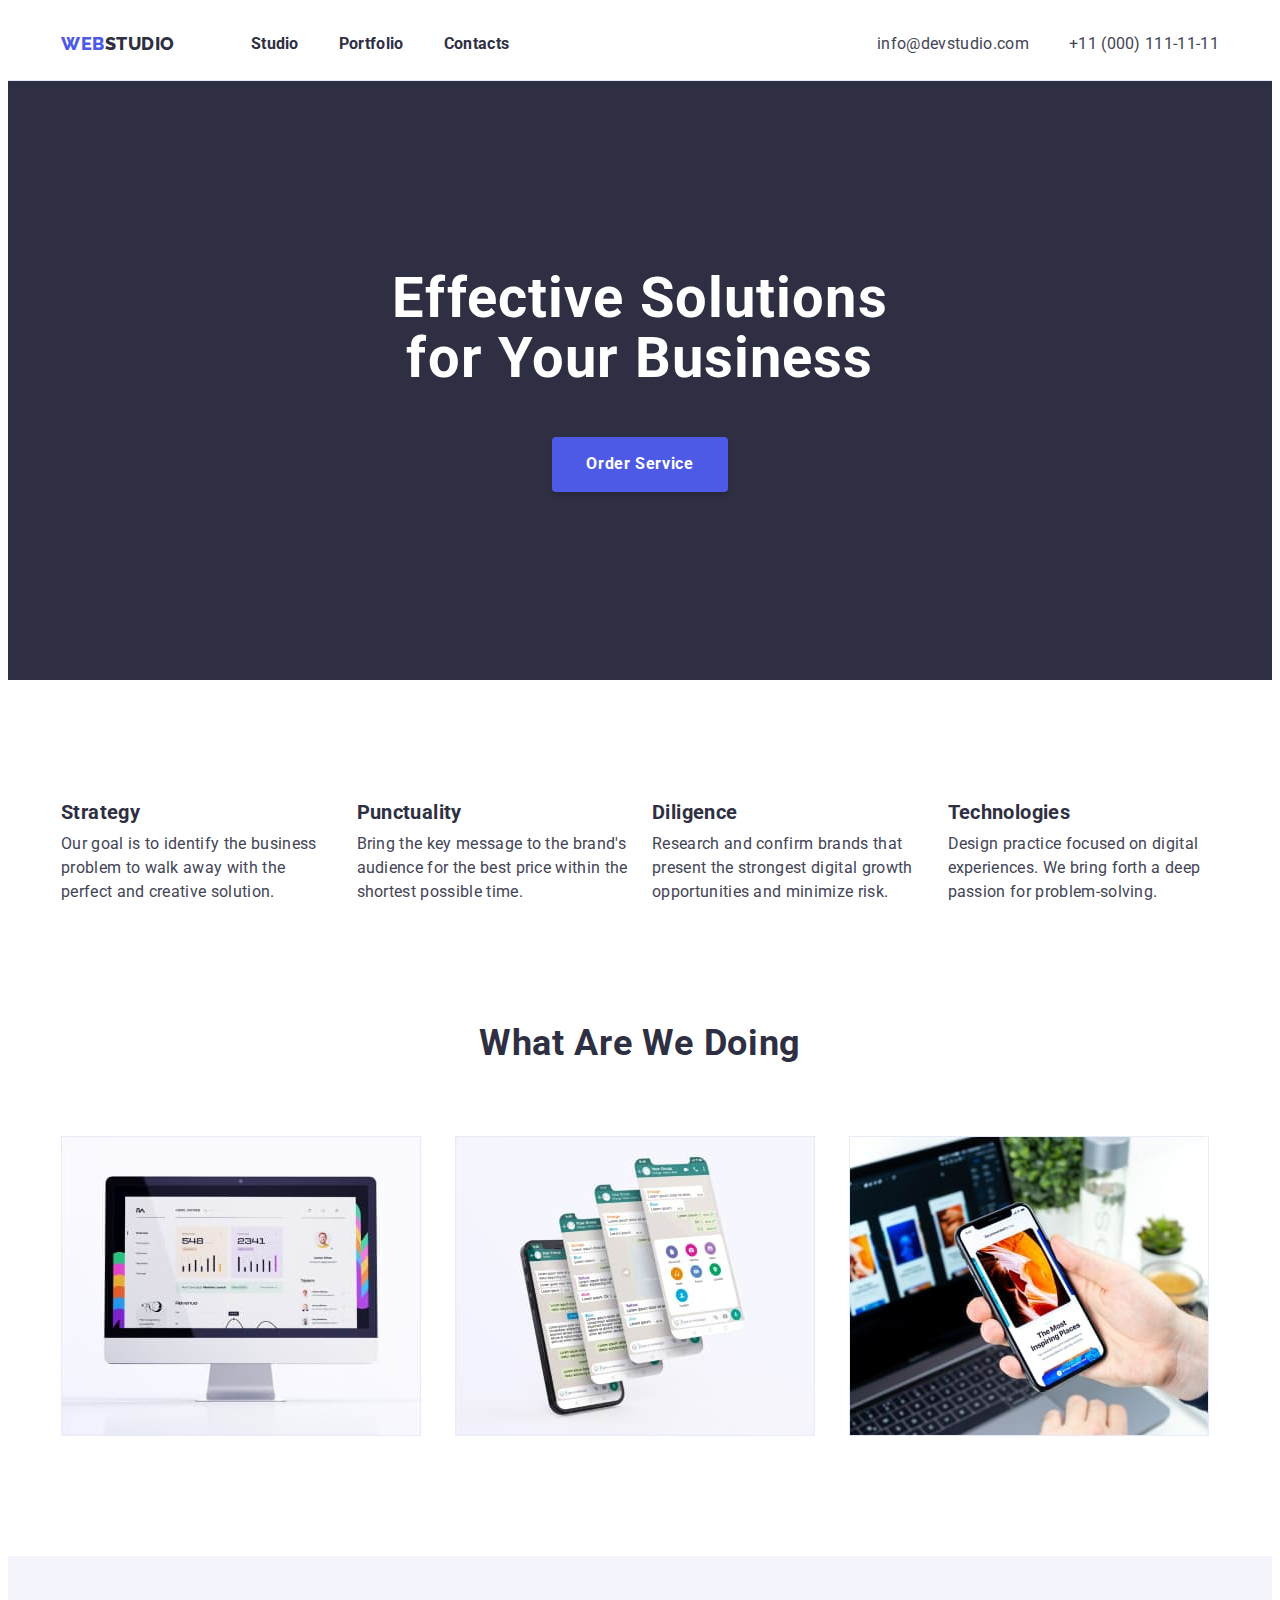
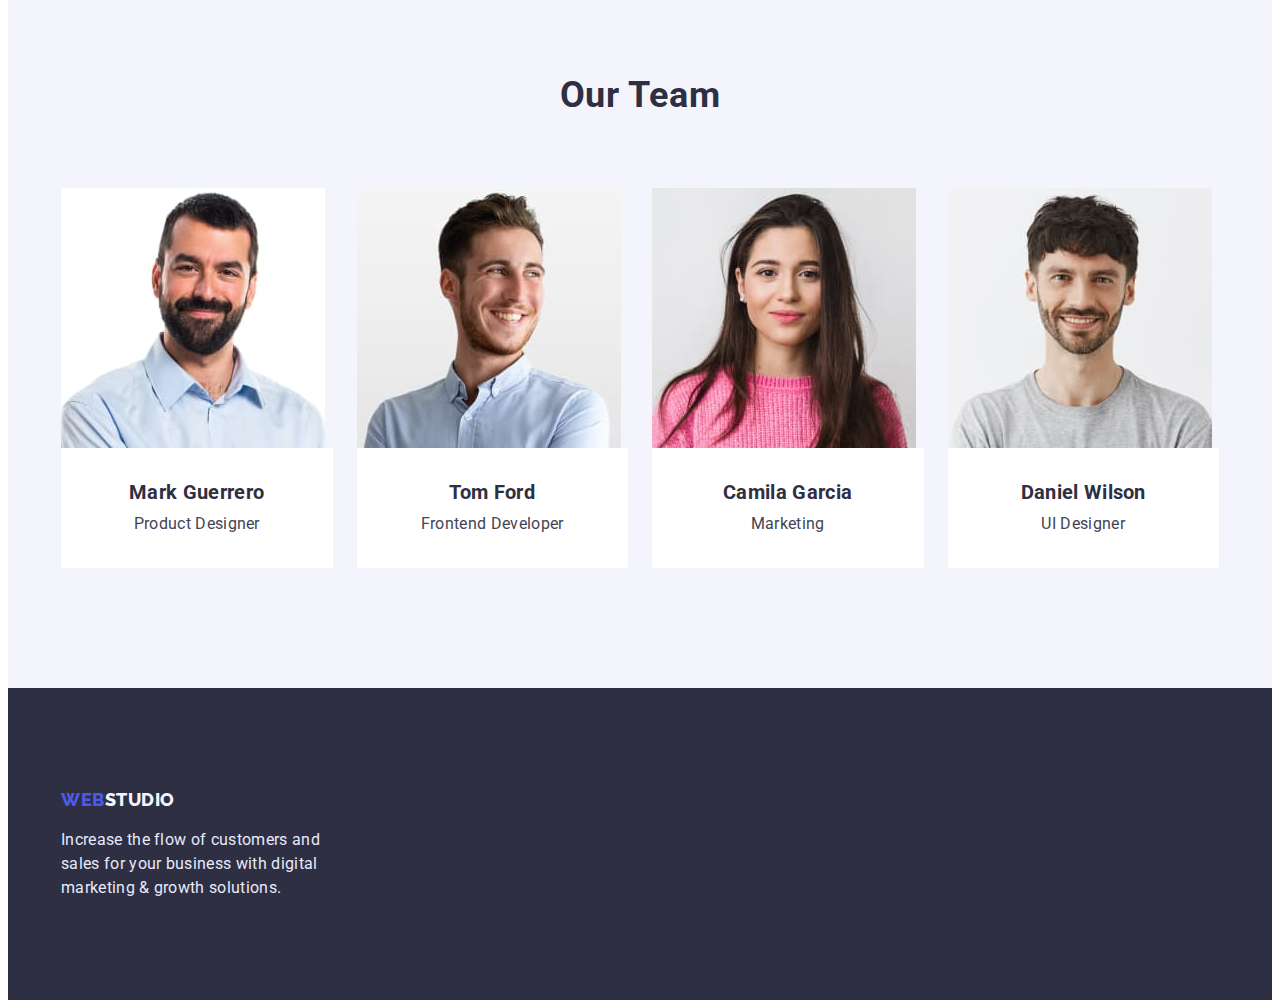
<file: index.html>
<!DOCTYPE html>
<html lang="en">
  <head>
    <meta charset="UTF-8" />
    <meta http-equiv="X-UA-Compatible" content="IE=edge" />
    <meta name="viewport" content="width=device-width, initial-scale=1.0" />
    <title>Studio</title>
    <link
      rel="stylesheet"
      href="https://cdnjs.cloudflare.com/ajax/libs/modern-normalize/1.1.0/modern-normalize.min.css"
      integrity="sha512-wpPYUAdjBVSE4KJnH1VR1HeZfpl1ub8YT/NKx4PuQ5NmX2tKuGu6U/JRp5y+Y8XG2tV+wKQpNHVUX03MfMFn9Q=="
      crossorigin="anonymous"
      referrerpolicy="no-referrer"
    />
    <link rel="preconnect" href="https://fonts.googleapis.com" />
    <link rel="preconnect" href="https://fonts.gstatic.com" crossorigin />
    <link
      href="https://fonts.googleapis.com/css2?family=Raleway:wght@800&family=Roboto:wght@400;500;700&display=swap"
      rel="stylesheet"
    />
    <link rel="stylesheet" href="./css/styles.css" />
  </head>

  <body>
    <header class="header">
      <!-- NAVIGATION -->
      <div class="container">
        <nav class="header-navigation">
          <!-- logo -->
          <a class="logo link" href="./index.html">Web<span class="header-studio">Studio</span> </a>

          <!-- links -->
          <ul class="navigation-list">
            <li class="navigation-item">
              <a class="navigation-link link" href="./index.html">Studio</a>
            </li>

            <li class="navigation-item">
              <a class="navigation-link link" href="./portfolio.html">Portfolio</a>
            </li>

            <li class="navigation-item"><a class="navigation-link link" href="">Contacts</a></li>
          </ul>
        </nav>

        <!-- CONTACTS INFORMATION -->
        <ul class="contacts-list">
          <li class="contacts-item">
            <a class="contacts-link link" href="mailto:info@devstudio.com">info@devstudio.com</a>
          </li>

          <li class="contacts-item">
            <a class="contacts-link link" href="tel:+11(000)111-11-11">+11 (000) 111-11-11</a>
          </li>
        </ul>
      </div>
    </header>

    <main>
      <!-- SECTION 1  HERO -->
      <section class="hero">
        <h1 class="hero-title">Effective Solutions for Your Business</h1>
        <button class="hero-button" type="button">Order Service</button>
      </section>

      <!-- SECTION 2 FUNCTIONAL -->
      <section class="functional">
        <div class="container">
          <h2 class="visually-hidden">functional</h2>
          <ul class="functional-list">
            <li class="functional-item">
              <h3 class="functional-title">Strategy</h3>
              <p class="functional-text">
                Our goal is to identify the business problem to walk away with the perfect and
                creative solution.
              </p>
            </li>

            <li class="functional-item">
              <h3 class="functional-title">Punctuality</h3>
              <p class="functional-text">
                Bring the key message to the brand's audience for the best price within the shortest
                possible time.
              </p>
            </li>

            <li class="functional-item">
              <h3 class="functional-title">Diligence</h3>
              <p class="functional-text">
                Research and confirm brands that present the strongest digital growth opportunities
                and minimize risk.
              </p>
            </li>

            <li class="functional-item">
              <h3 class="functional-title">Technologies</h3>
              <p class="functional-text">
                Design practice focused on digital experiences. We bring forth a deep passion for
                problem-solving.
              </p>
            </li>
          </ul>
        </div>
      </section>

      <!-- SECTION 3 PROPOSITION-->
      <section class="proposition">
        <div class="container">
          <h2 class="proposition-title">What are we doing</h2>
          <ul class="proposition-list">
            <li class="proposition-item">
              <img src="./images/laptop.jpg" width="360" alt="laptop" />
            </li>

            <li class="proposition-item">
              <img src="./images/phone.jpg" width="360" alt="phone" />
            </li>

            <li class="proposition-item">
              <img src="./images/synhron.jpg" width="360" alt="synchronization" />
            </li>
          </ul>
        </div>
      </section>

      <!-- SECTION 4 TEAM-->
      <section class="team">
        <div class="container">
          <h2 class="team-title">Our Team</h2>
          <ul class="team-list">
            <li class="team-item">
              <img src="./images/b/beard.jpg" width="264" alt="Mark Guerrero" />

              <div class="team-wrap">
                <h3 class="team-subject">Mark Guerrero</h3>
                <p class="team-text">Product Designer</p>
              </div>
            </li>

            <li class="team-item">
              <img src="./images/b/teeth.jpg" width="264" alt="Tom Ford" />
              <div class="team-wrap">
                <h3 class="team-subject">Tom Ford</h3>
                <p class="team-text">Frontend Developer</p>
              </div>
            </li>

            <li class="team-item">
              <img src="./images/b/pretty.jpg" width="264" alt="Camila Garcia" />
              <div class="team-wrap">
                <h3 class="team-subject">Camila Garcia</h3>
                <p class="team-text">Marketing</p>
              </div>
            </li>

            <li class="team-item">
              <img src="./images/b/smile.jpg" width="264" alt="Daniel Wilson" />
              <div class="team-wrap">
                <h3 class="team-subject">Daniel Wilson</h3>
                <p class="team-text">UI Designer</p>
              </div>
            </li>
          </ul>
        </div>
      </section>
    </main>

    <footer class="footer">
      <!-- navigate -->
      <div class="container">
        <nav class="footer-navigation">
          <!-- logo -->
          <a class="logo link" href="./index.html">Web<span class="footer-studio">Studio</span> </a>
        </nav>

        <!-- text -->
        <p class="footer-text">
          Increase the flow of customers and sales for your business with digital marketing & growth
          solutions.
        </p>
      </div>
    </footer>
  </body>
</html>
</file>
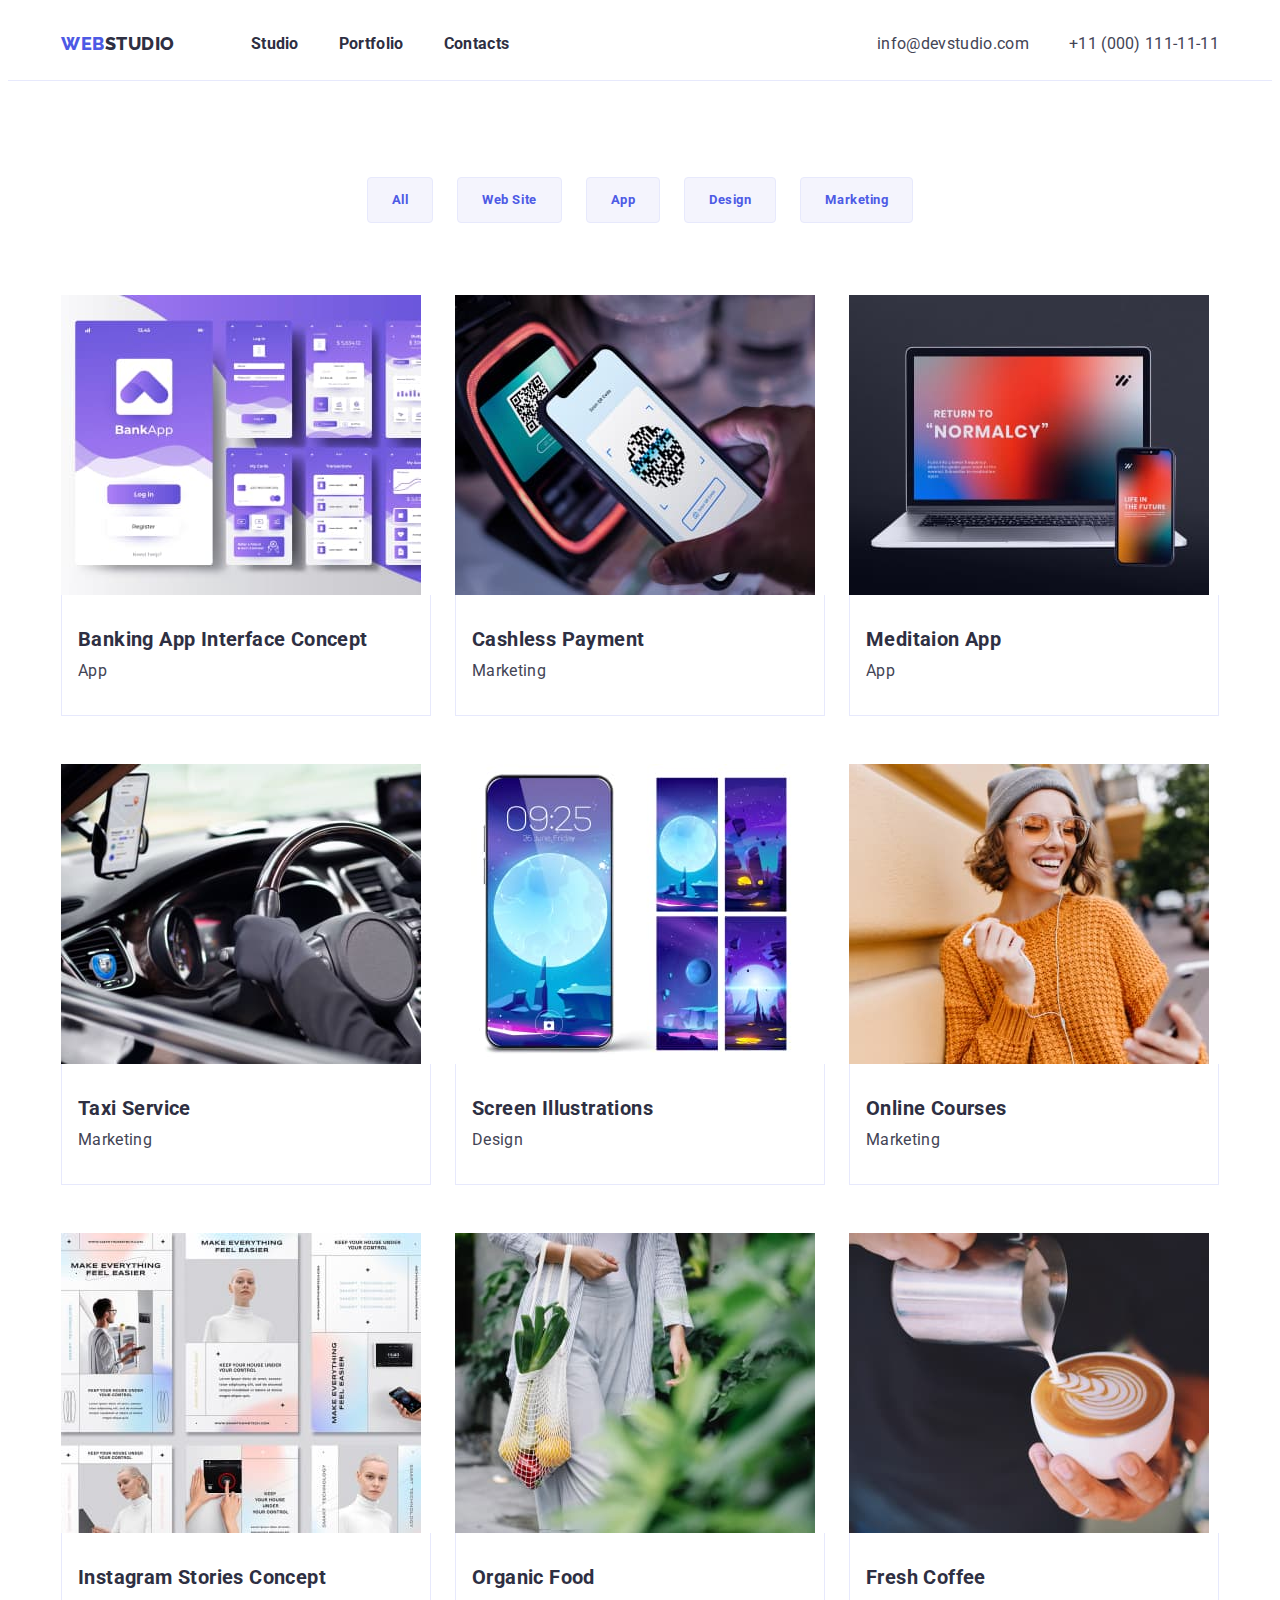
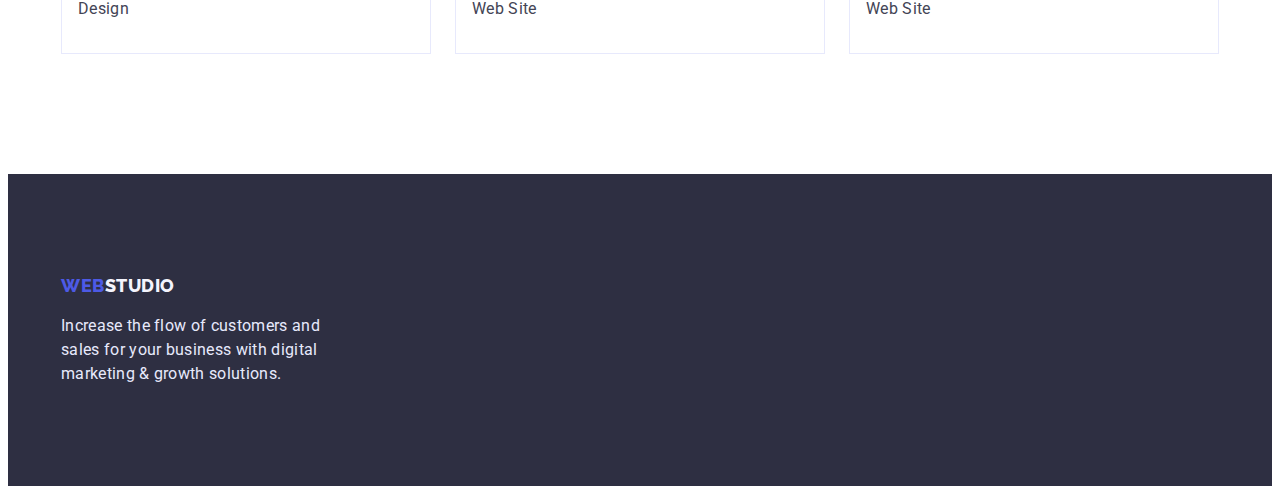
<file: portfolio.html>
<!DOCTYPE html>
<html lang="en">
  <head>
    <meta charset="UTF-8" />
    <meta http-equiv="X-UA-Compatible" content="IE=edge" />
    <meta name="viewport" content="width=device-width, initial-scale=1.0" />
    <title>Portfolio</title>
    <link
      rel="stylesheet"
      href="https://cdnjs.cloudflare.com/ajax/libs/modern-normalize/1.1.0/modern-normalize.min.css"
      integrity="sha512-wpPYUAdjBVSE4KJnH1VR1HeZfpl1ub8YT/NKx4PuQ5NmX2tKuGu6U/JRp5y+Y8XG2tV+wKQpNHVUX03MfMFn9Q=="
      crossorigin="anonymous"
      referrerpolicy="no-referrer"
    />
    <link rel="preconnect" href="https://fonts.googleapis.com" />
    <link rel="preconnect" href="https://fonts.gstatic.com" crossorigin />
    <link
      href="https://fonts.googleapis.com/css2?family=Raleway:wght@800&family=Roboto:wght@400;500;700&display=swap"
      rel="stylesheet"
    />

    <link rel="stylesheet" href="./css/styles.css" />
  </head>

  <body>
    <header class="header">
      <!-- NAVIGATION -->
      <div class="container">
        <nav class="header-navigation">
          <!-- logo -->
          <a class="logo link" href="./index.html">Web<span class="header-studio">Studio</span> </a>

          <!-- links -->
          <ul class="navigation-list">
            <li class="navigation-item">
              <a class="navigation-link link" href="./index.html">Studio</a>
            </li>

            <li class="navigation-item">
              <a class="navigation-link link" href="./portfolio.html">Portfolio</a>
            </li>

            <li class="navigation-item"><a class="navigation-link link" href="">Contacts</a></li>
          </ul>
        </nav>

        <!-- CONTACTS INFORMATION -->
        <ul class="contacts-list">
          <li class="contacts-item">
            <a class="contacts-link link" href="mailto:info@devstudio.com">info@devstudio.com</a>
          </li>

          <li class="contacts-item">
            <a class="contacts-link link" href="tel:+11(000)111-11-11">+11 (000) 111-11-11</a>
          </li>
        </ul>
      </div>
    </header>

    <main>
      <!--SECTION SERVICES-->
      <section class="services">
        <div class="container">
          <h1 class="visually-hidden">Portfolio</h1>
          <h2 class="visually-hidden">Services</h2>

          <!--BUTTON-FILTER -->
          <ul class="services-list">
            <li class="services-item">
              <button class="services-button button" type="button">All</button>
            </li>

            <li class="services-item">
              <button class="services-button button" type="button">Web Site</button>
            </li>

            <li class="services-item">
              <button class="services-button button" type="button">App</button>
            </li>

            <li class="services-item">
              <button class="services-button button" type="button">Design</button>
            </li>

            <li class="services-item">
              <button class="services-button button" type="button">Marketing</button>
            </li>
          </ul>

          <!-- OPTION -->

          <ul class="option-list">
            <li class="option-item">
              <a class="option-link link" href="">
                <img
                  src="./images/portfolio/services-img-1.jpg"
                  width="360"
                  height="300"
                  alt="Banking App"
                />
                <div class="option-wrap">
                  <h3 class="option-subject">Banking App Interface Concept</h3>
                  <p class="option-text">App</p>
                </div>
              </a>
            </li>

            <li class="option-item">
              <a class="option-link link" href="">
                <img
                  src="./images/portfolio/services-img-2.jpg"
                  width="360"
                  height="300"
                  alt="Cashless Payment"
                />
                <div class="option-wrap">
                  <h3 class="option-subject">Cashless Payment</h3>
                  <p class="option-text">Marketing</p>
                </div>
              </a>
            </li>

            <li class="option-item">
              <a class="option-link link" href="">
                <img
                  src="./images/portfolio/services-img-3.jpg"
                  width="360"
                  height="300"
                  alt="Meditaion App"
                />
                <div class="option-wrap">
                  <h3 class="option-subject">Meditaion App</h3>
                  <p class="option-text">App</p>
                </div>
              </a>
            </li>

            <li class="option-item">
              <a class="option-link link" href="">
                <img
                  src="./images/portfolio/services-img-4.jpg"
                  width="360"
                  height="300"
                  alt="Taxi Service"
                />
                <div class="option-wrap">
                  <h3 class="option-subject">Taxi Service</h3>
                  <p class="option-text">Marketing</p>
                </div>
              </a>
            </li>

            <li class="option-item">
              <a class="option-link link" href="">
                <img
                  src="./images/portfolio/services-img-5.jpg"
                  width="360"
                  height="300"
                  alt="Screen Illustrations"
                />
                <div class="option-wrap">
                  <h3 class="option-subject">Screen Illustrations</h3>
                  <p class="option-text">Design</p>
                </div>
              </a>
            </li>

            <li class="option-item">
              <a class="option-link link" href="">
                <img
                  src="./images/portfolio/services-img-6.jpg"
                  width="360"
                  height="300"
                  alt="Online Courses"
                />
                <div class="option-wrap">
                  <h3 class="option-subject">Online Courses</h3>
                  <p class="option-text">Marketing</p>
                </div>
              </a>
            </li>

            <li class="option-item">
              <a class="option-link link" href="">
                <img
                  src="./images/portfolio/services-img-7.jpg"
                  width="360"
                  height="300"
                  alt="Instagram Stories"
                />
                <div class="option-wrap">
                  <h3 class="option-subject">Instagram Stories Concept</h3>
                  <p class="option-text">Design</p>
                </div>
              </a>
            </li>

            <li class="option-item">
              <a class="option-link link" href="">
                <img
                  src="./images/portfolio/services-img-8.jpg"
                  width="360"
                  height="300"
                  alt="Organic Food"
                />
                <div class="option-wrap">
                  <h3 class="option-subject">Organic Food</h3>
                  <p class="option-text">Web Site</p>
                </div>
              </a>
            </li>

            <li class="option-item">
              <a class="option-link link" href="">
                <img
                  src="./images/portfolio/services-img-9.jpg"
                  width="360"
                  height="300"
                  alt="Fresh Coffee"
                />
                <div class="option-wrap">
                  <h3 class="option-subject">Fresh Coffee</h3>
                  <p class="option-text">Web Site</p>
                </div>
              </a>
            </li>
          </ul>
        </div>
      </section>
    </main>

    <footer class="footer">
      <!-- navigate -->
      <div class="container">
        <nav class="footer-navigation">
          <!-- logo -->
          <a class="logo link" href="./index.html">Web<span class="footer-studio">Studio</span> </a>
        </nav>

        <!-- text -->
        <p class="footer-text">
          Increase the flow of customers and sales for your business with digital marketing & growth
          solutions.
        </p>
      </div>
    </footer>
  </body>
</html>
</file>
<file: css/styles.css>
:root {
  --color-accent: #4d5ae5;
  --color-headings: #2e2f42;
  --color-text: #434455;
  --first-background-color: #ffffff;
  --second-background-color: #f4f4fd;
  --color-fon-imagen: #e7e9fc;
}

body {
  font-family: 'Roboto', sans-serif;
  color: #434455;
  background-color: var(--first-background-color);
}

.visually-hidden {
  position: absolute;
  width: 1px;
  height: 1px;
  margin: -1px;
  border: 0;
  padding: 0;
  white-space: nowrap;
  clip-path: inset(100%);
  clip: rect(0 0 0 0);
  overflow: hidden;
}

/* ----------------------------УТІЛІТИ--- */

h1,
h2,
h3,
h4,
h5,
h6,
p {
  margin: 0;
}

ul,
ol {
  margin: 0;
  padding-left: 0;
  list-style: none;
}

img {
  display: block;
  max-width: 100%;
  height: auto;
}

a {
  text-decoration: none;
}

button {
  cursor: pointer;
}

.container {
  width: 1158px;
  margin: 0 auto;
  padding-right: 15px;
  padding-left: 15px;
}

/* -------------------------studio*/

.link:focus,
.link:hover {
  color: var(--color-accent);
}

/* ----(cards) h3/p  */

.team-wrap {
  letter-spacing: 0.02em;
  background-color: var(--first-background-color);
  padding-top: 32px;
  padding-bottom: 32px;
}

/* ----------------------portfolio */

.button:hover,
.button:focus {
  color: var(--first-background-color);
  background-color: var(--color-accent);
  border-color: var(--color-accent);
}

/* -----(cards) h3/p */

.option-wrap {
  padding: 32px 16px;
  background-color: var(--first-background-color);
  border: 1px solid #e7e9fc;
  border-top: none;
}

/* ----------------------------------HEADER */

.header {
  border-bottom: 1px solid #e7e9fc;
}

.header > .container {
  display: flex;
  align-items: center;
}

.header-navigation {
  display: flex;
}

/* ---------------LOGO */

.header-navigation > .logo {
  padding-top: 24px;
  padding-bottom: 24px;
}

.logo {
  font-family: 'Raleway', sans-serif;
  font-weight: 800;
  font-size: 18px;
  line-height: 1.33;
  letter-spacing: 0.03em;
  text-transform: uppercase;
  color: var(--color-accent);
}

.header-studio {
  color: var(--color-headings);
}

.footer-studio {
  color: var(--second-background-color);
}

.navigation-list {
  display: flex;
  gap: 40px;
  margin-left: 76px;
}

/* .navigation-item {
} */

.navigation-link {
  font-weight: 700;
  line-height: 1.5;
  letter-spacing: 0.02em;
  color: var(--color-headings);
  padding-top: 24px;
  padding-bottom: 24px;
  display: block;
}

.contacts-list {
  display: flex;
  margin-left: auto;
  gap: 40px;
}

/* .contacts-item {
} */

.contacts-link {
  line-height: 1.5;
  letter-spacing: 0.02em;
  color: var(--color-text);
}

/* --------------------------------section 1 HERO */

.hero {
  background-color: var(--color-headings);
  text-align: center;
  padding-top: 188px;
  padding-bottom: 188px;
}

.hero-title {
  font-size: 56px;
  line-height: 1.07;
  text-align: center;
  letter-spacing: 0.02em;
  color: var(--first-background-color);
  max-width: 496px;
  margin-right: auto;
  margin-left: auto;
  margin-bottom: 48px;
}

.hero-button {
  font-family: 'Roboto', sans-serif;
  font-weight: 700;
  font-size: 16px;
  line-height: 1.18;
  letter-spacing: 0.04em;
  color: var(--first-background-color);
  background-color: var(--color-accent);
  padding: 16px 32px;
  box-shadow: 0px 4px 4px rgba(0, 0, 0, 0.15);
  border-color: transparent;
  border-radius: 4px;
  min-width: 169px;
}

.hero-button:hover,
.hero-button:focus {
  background-color: #404bbf;
}

/*--------------------------------section 2 FUNCIOINAL */

.functional {
  padding-top: 120px;
  padding-bottom: 120px;
}

.functional-list {
  display: flex;
  gap: 24px;
}

.functional-item {
  flex-basis: calc((100% - 72px) / 4);
}

.functional-title {
  font-size: 20px;
  line-height: 1.2;
  letter-spacing: 0.02em;
  color: var(--color-headings);
  margin-bottom: 8px;
}

.functional-text {
  line-height: 1.5;
  letter-spacing: 0.02em;
  color: var(--color-text);
}

/*  ------------------------------section 3 PROPOSITION */

.proposition {
  padding-bottom: 120px;
}

.proposition-title {
  font-size: 36px;
  line-height: 1.11;
  text-align: center;
  letter-spacing: 0.02em;
  text-transform: capitalize;
  color: var(--color-headings);
  margin-bottom: 72px;
}

.proposition-list {
  display: flex;
  gap: 24px;
}

.proposition-item {
  flex-basis: calc((100% - 48px) / 3);
}

/*  ---------------------------------section 4 TEAM */

.team {
  background-color: var(--second-background-color);
  padding-top: 120px;
  padding-bottom: 120px;
}

.team-title {
  font-size: 36px;
  line-height: 1.11;
  text-align: center;
  letter-spacing: 0.02em;
  text-transform: capitalize;
  color: var(--color-headings);
  margin-bottom: 72px;
}

.team-list {
  display: flex;
  gap: 24px;
}

.team-item {
  flex-basis: calc((100% - 72px) / 4);
}

.team-subject {
  font-size: 20px;
  line-height: 1.2;
  color: var(--color-headings);
  margin-bottom: 8px;
  text-align: center;
}

.team-text {
  line-height: 1.5;
  color: var(--color-text);
  text-align: center;
}

/*  -----------------------------------------------------FOOTER */

.footer {
  background-color: var(--color-headings);
  padding-top: 100px;
  padding-bottom: 100px;
}

.footer-navigation {
  margin-bottom: 16px;
}

.footer-text {
  line-height: 1.5;
  letter-spacing: 0.02em;
  color: var(--color-fon-imagen);
  width: 264px;
}

/* ---------------------------------------------------PORTFOLIO */

/*---- buttons */

.services {
  padding-top: 96px;
  padding-bottom: 120px;
}

.services-list {
  display: flex;
  gap: 24px;
  justify-content: center;
  margin-bottom: 72px;
}

/* .services-item {
} */

.services-button {
  font-family: 'Roboto', sans-serif;
  font-weight: 700;
  line-height: 1.5;
  text-align: center;
  letter-spacing: 0.04em;
  color: var(--color-accent);
  background-color: var(--second-background-color);
  padding: 12px 24px;
  border: 1px solid var(--color-fon-imagen);
  border-radius: 4px;
}

/* -------------OPTIONS (CARDS) */

.option-list {
  display: flex;
  flex-wrap: wrap;
  column-gap: 24px;
  row-gap: 48px;
}

.option-item {
  flex-basis: calc((100% - 48px) / 3);
}

/* .option-link {
} */

.option-subject {
  font-family: 'Roboto', sans-serif;
  font-size: 20px;
  line-height: 1.2;
  letter-spacing: 0.02em;
  color: var(--color-headings);
  text-align: start;
  margin-bottom: 8px;
}

.option-text {
  font-family: 'Roboto', sans-serif;
  line-height: 1.5;
  letter-spacing: 0.02em;
  color: var(--color-text);
  text-align: start;
}
</file>
